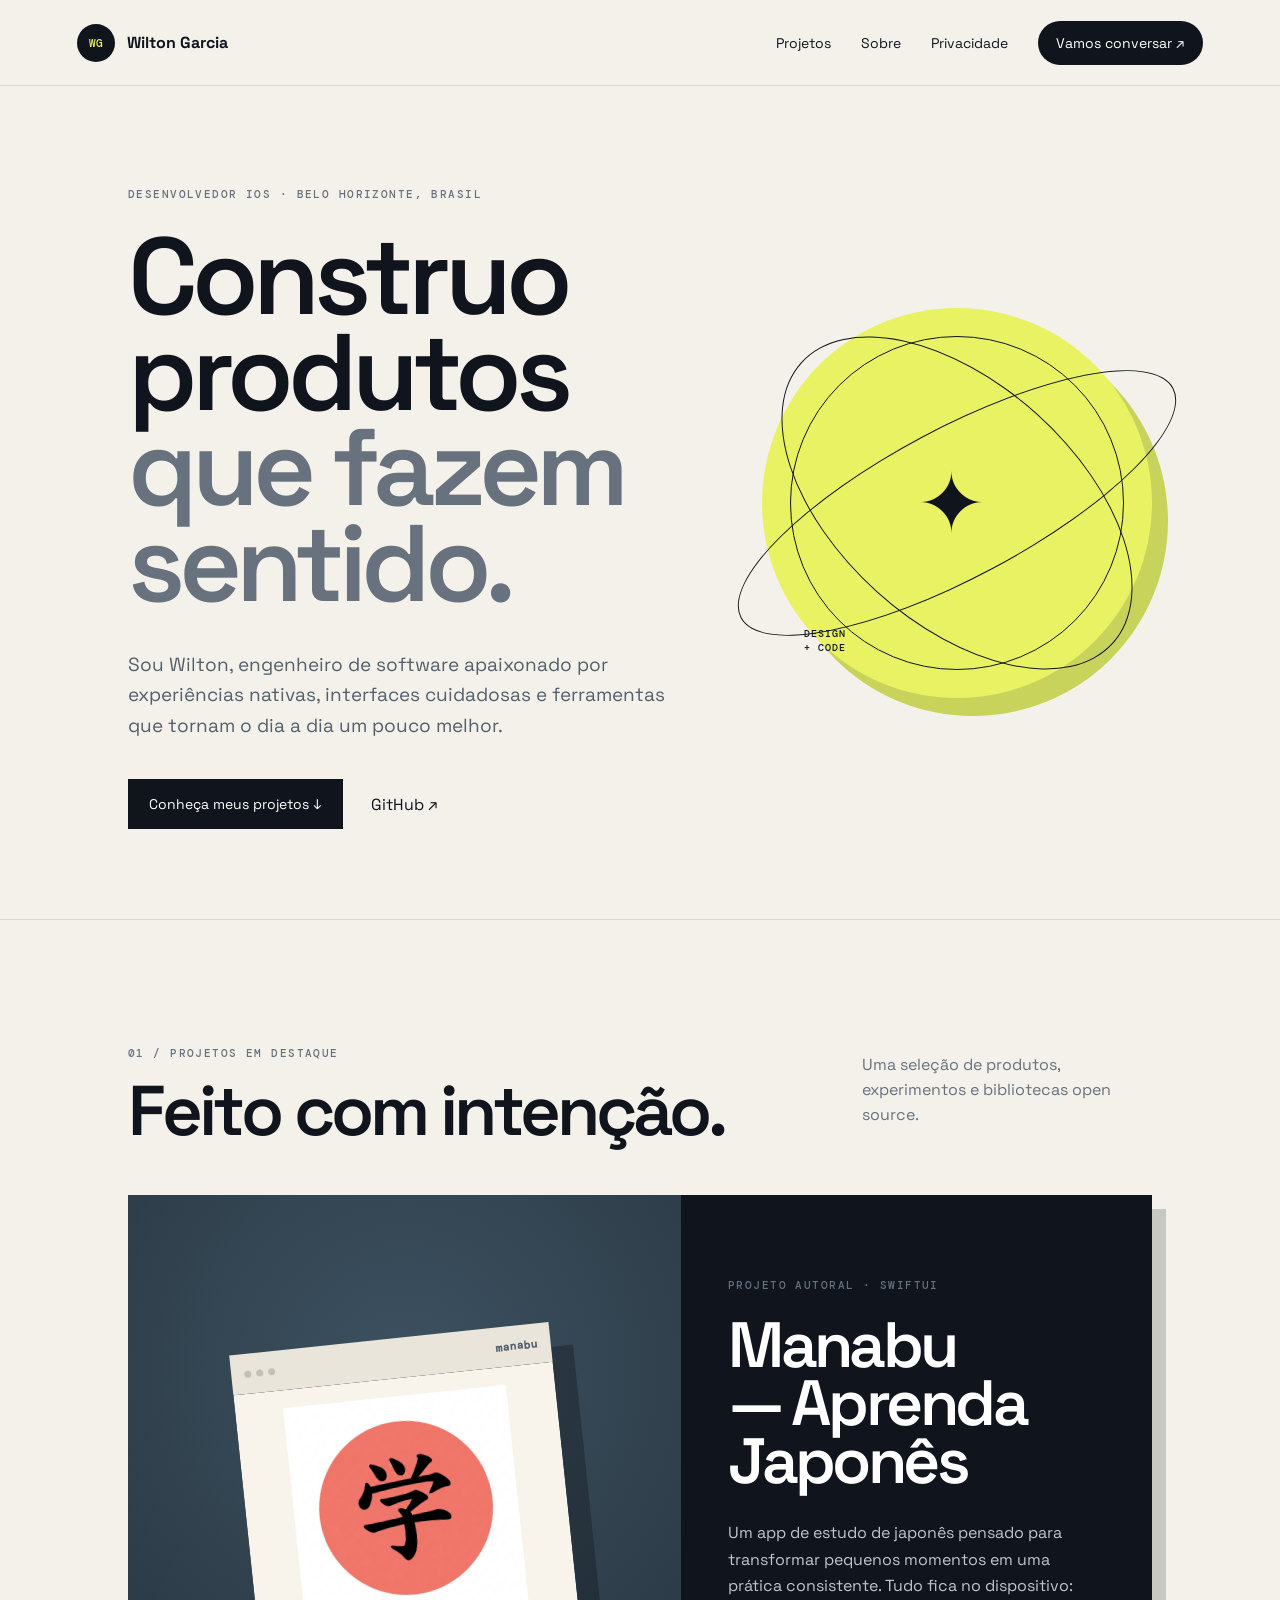
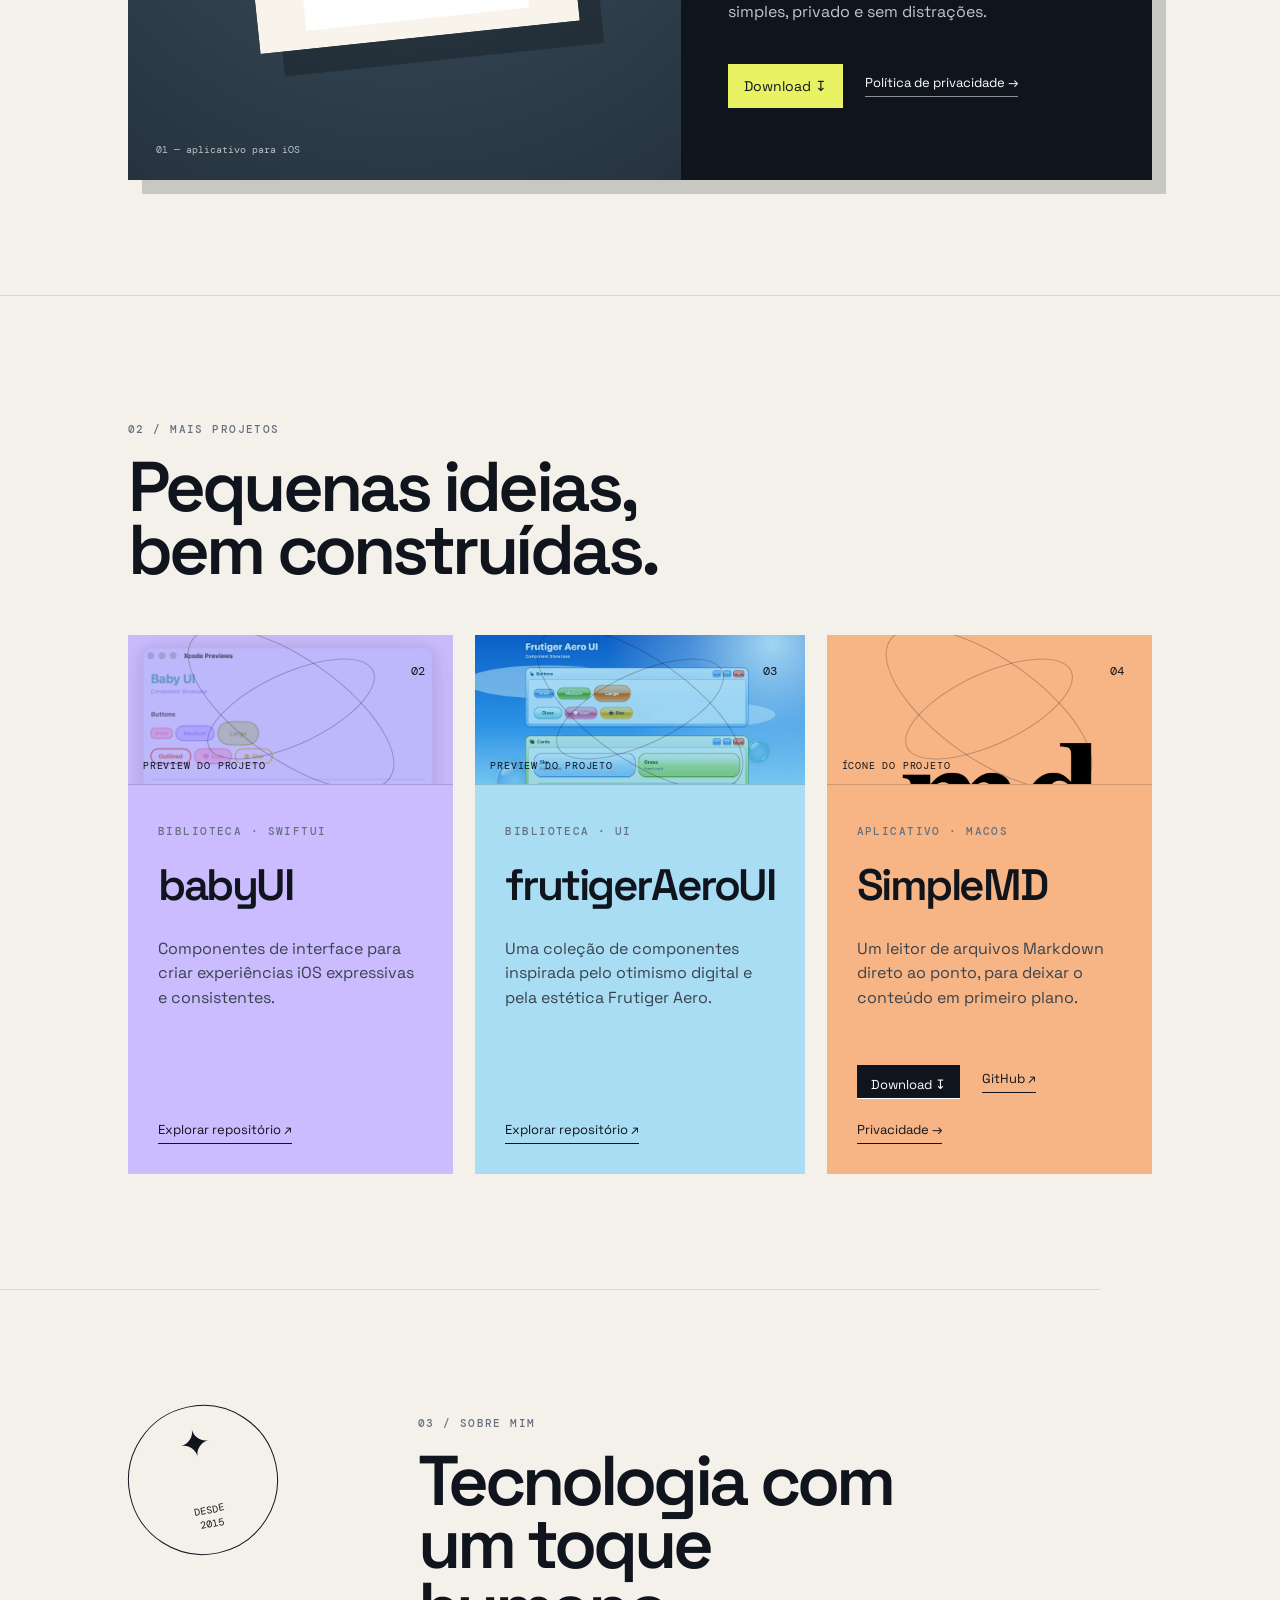
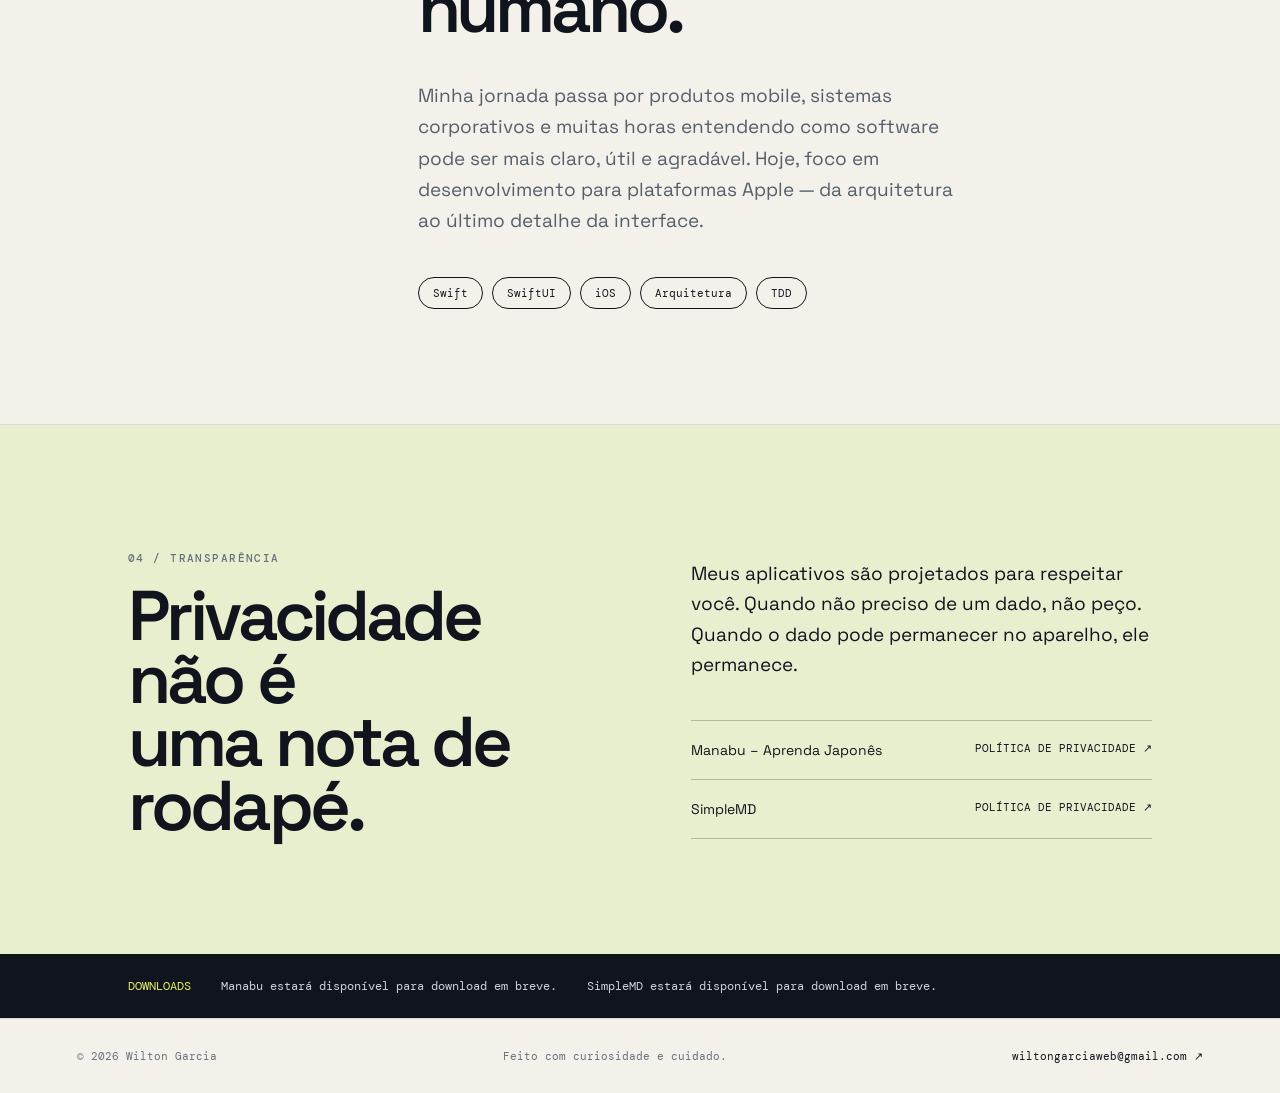
<file: index.html>
<!doctype html>
<html lang="pt-BR">
<head>
  <meta charset="utf-8">
  <meta name="viewport" content="width=device-width, initial-scale=1">
  <meta name="description" content="Portfólio de Wilton Garcia — desenvolvimento iOS, ferramentas e interfaces digitais.">
  <title>Wilton Garcia — desenvolvedor iOS</title>
  <link rel="icon" href="assets/img/favicon.ico">
  <link rel="stylesheet" href="css/styles.css">
  <style>
    .project-image{height:150px;margin:-30px -30px 28px;display:grid;place-items:center;position:relative;overflow:hidden;border-bottom:1px solid rgba(16,21,29,.18)}
    .project-image img{width:100%;height:100%;object-fit:cover;display:block;mix-blend-mode:multiply;transition:transform .35s ease}.project-card:hover .project-image img{transform:scale(1.06)}
    .project-image:before,.project-image:after{content:'';position:absolute;border:1px solid rgba(16,21,29,.25);border-radius:50%;width:180px;height:70px;transform:rotate(-25deg)}
    .project-image:after{width:240px;height:100px;transform:rotate(35deg)}
    .project-image span{font-size:58px;z-index:1}.project-image small{position:absolute;bottom:12px;left:15px;font:10px 'DM Mono';letter-spacing:.08em}
    .project-art-image{display:block;width:100%;height:260px;object-fit:cover;background:#f8f4eb}.manabu-image{object-fit:contain;padding:18px;background:#f8f4eb}
    .button-download{background:var(--ink);color:#fff;padding:11px 14px}.download-note{padding:24px 10vw;background:var(--ink);color:#cdd4d7;display:flex;gap:30px;align-items:center;flex-wrap:wrap;font:12px 'DM Mono'}.download-note span{color:var(--lime)}.download-note p{margin:0}
  </style>
</head>
<body>
  <header class="site-header">
    <a class="brand" href="#inicio"><span class="brand-mark">WG</span><span>Wilton Garcia</span></a>
    <nav>
      <a href="#projetos">Projetos</a>
      <a href="#sobre">Sobre</a>
      <a href="#privacidade">Privacidade</a>
      <a class="nav-cta" href="mailto:wiltongarciaweb@gmail.com">Vamos conversar ↗</a>
    </nav>
  </header>

  <main>
    <section class="hero" id="inicio">
      <div class="hero-copy">
        <p class="eyebrow">Desenvolvedor iOS · Belo Horizonte, Brasil</p>
        <h1>Construo produtos<br><em>que fazem sentido.</em></h1>
        <p class="hero-intro">Sou Wilton, engenheiro de software apaixonado por experiências nativas, interfaces cuidadosas e ferramentas que tornam o dia a dia um pouco melhor.</p>
        <div class="hero-actions">
          <a class="button button-dark" href="#projetos">Conheça meus projetos ↓</a>
          <a class="text-link" href="https://github.com/Wilton-Garcia" target="_blank" rel="noreferrer">GitHub ↗</a>
        </div>
      </div>
      <div class="hero-art" aria-hidden="true">
        <div class="orbit orbit-one"></div><div class="orbit orbit-two"></div>
        <div class="sun">✦</div><span class="art-label">DESIGN<br>+ CODE</span>
      </div>
    </section>

    <section class="featured section" id="projetos">
      <div class="section-heading">
        <div><p class="eyebrow">01 / Projetos em destaque</p><h2>Feito com intenção.</h2></div>
        <p class="section-note">Uma seleção de produtos, experimentos e bibliotecas open source.</p>
      </div>
      <article class="featured-card">
        <div class="featured-visual">
          <div class="app-window"><div class="app-top"><span></span><span></span><span></span><b>manabu</b></div><img class="project-art-image manabu-image" src="assets/projects/manabu.png" alt="Ícone do aplicativo Manabu — Aprenda Japonês"></div>
          <span class="visual-caption">01 — aplicativo para iOS</span>
        </div>
        <div class="featured-content">
          <p class="tag">Projeto autoral · SwiftUI</p><h3>Manabu<br>— Aprenda Japonês</h3>
          <p>Um app de estudo de japonês pensado para transformar pequenos momentos em uma prática consistente. Tudo fica no dispositivo: simples, privado e sem distrações.</p>
          <div class="card-links">
            <a class="button button-light" href="#download-manabu">Download ↧</a>
            <a class="privacy-link" href="privacy/manabu.html">Política de privacidade →</a>
          </div>
        </div>
      </article>
    </section>

    <section class="projects section">
      <div class="section-heading"><div><p class="eyebrow">02 / Mais projetos</p><h2>Pequenas ideias,<br>bem construídas.</h2></div></div>
      <div class="project-grid">
        <article class="project-card project-purple">
          <div class="project-number">02</div><div class="project-image"><img src="assets/projects/babyui.png" alt="Interface do babyUI"><small>PREVIEW DO PROJETO</small></div>
          <p class="tag">Biblioteca · SwiftUI</p><h3>babyUI</h3><p>Componentes de interface para criar experiências iOS expressivas e consistentes.</p>
          <a href="https://github.com/Wilton-Garcia/babyUI" target="_blank" rel="noreferrer">Explorar repositório ↗</a>
        </article>
        <article class="project-card project-blue">
          <div class="project-number">03</div><div class="project-image"><img src="assets/projects/frutiger-aero.png" alt="Interface do frutigerAeroUI"><small>PREVIEW DO PROJETO</small></div>
          <p class="tag">Biblioteca · UI</p><h3>frutigerAeroUI</h3><p>Uma coleção de componentes inspirada pelo otimismo digital e pela estética Frutiger Aero.</p>
          <a href="https://github.com/Wilton-Garcia/frutigerAeroUI" target="_blank" rel="noreferrer">Explorar repositório ↗</a>
        </article>
        <article class="project-card project-orange">
          <div class="project-number">04</div><div class="project-image"><img src="assets/projects/simplemd.png" alt="Ícone do SimpleMD"><small>ÍCONE DO PROJETO</small></div>
          <p class="tag">Aplicativo · macOS</p><h3>SimpleMD</h3><p>Um leitor de arquivos Markdown direto ao ponto, para deixar o conteúdo em primeiro plano.</p>
          <div class="card-links"><a class="button button-download" href="#download-simplemd">Download ↧</a><a href="https://github.com/Wilton-Garcia/SimpleMD" target="_blank" rel="noreferrer">GitHub ↗</a><a href="privacy/simplemd.html">Privacidade →</a></div>
        </article>
      </div>
    </section>

    <section class="about section" id="sobre"><div class="about-stamp">✦<br><small>DESDE<br>2015</small></div><div><p class="eyebrow">03 / Sobre mim</p><h2>Tecnologia com<br>um toque humano.</h2><p class="about-copy">Minha jornada passa por produtos mobile, sistemas corporativos e muitas horas entendendo como software pode ser mais claro, útil e agradável. Hoje, foco em desenvolvimento para plataformas Apple — da arquitetura ao último detalhe da interface.</p><div class="skills"><span>Swift</span><span>SwiftUI</span><span>iOS</span><span>Arquitetura</span><span>TDD</span></div></div></section>
    <section class="privacy-intro section" id="privacidade"><div><p class="eyebrow">04 / Transparência</p><h2>Privacidade não é<br>uma nota de rodapé.</h2></div><div><p>Meus aplicativos são projetados para respeitar você. Quando não preciso de um dado, não peço. Quando o dado pode permanecer no aparelho, ele permanece.</p><div class="privacy-links"><a href="privacy/manabu.html"><span>Manabu – Aprenda Japonês</span><b>Política de privacidade ↗</b></a><a href="privacy/simplemd.html"><span>SimpleMD</span><b>Política de privacidade ↗</b></a></div></div></section>
    <section class="download-note" id="downloads"><span>DOWNLOADS</span><p id="download-manabu">Manabu estará disponível para download em breve.</p><p id="download-simplemd">SimpleMD estará disponível para download em breve.</p></section>
  </main>
  <footer><span>© 2026 Wilton Garcia</span><span>Feito com curiosidade e cuidado.</span><a href="mailto:wiltongarciaweb@gmail.com">wiltongarciaweb@gmail.com ↗</a></footer>
</body>
</html>
</file>
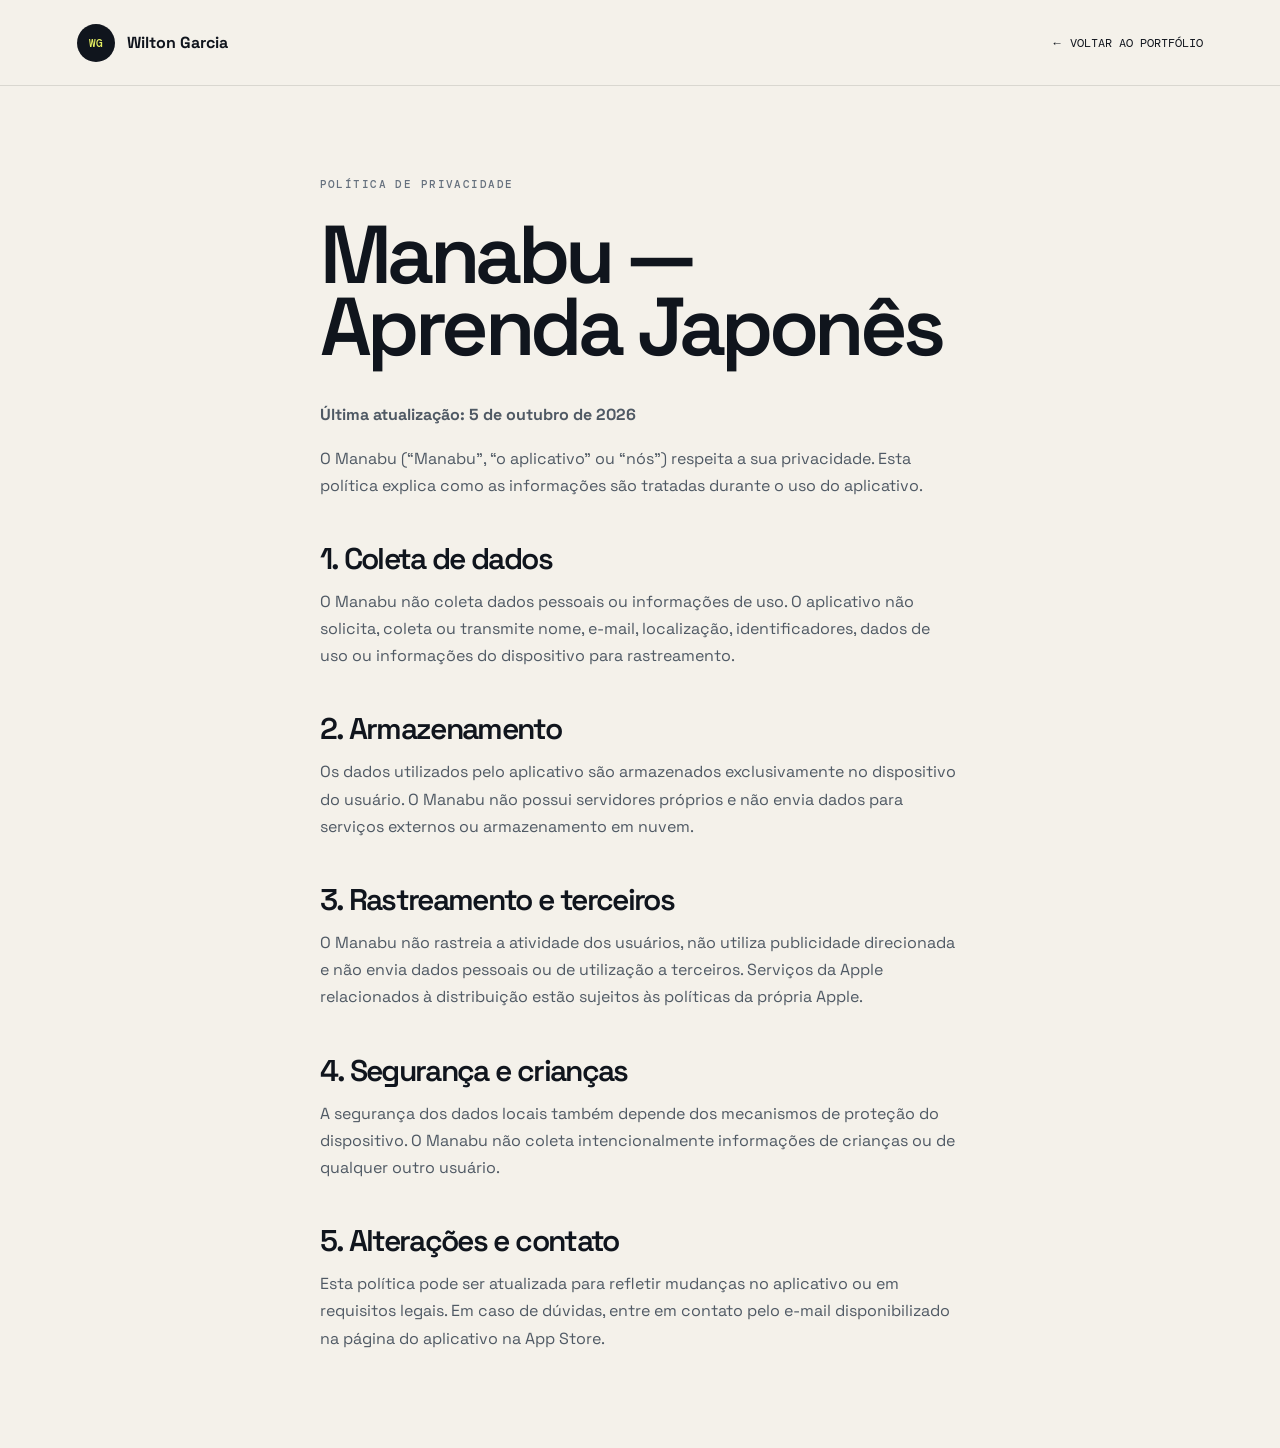
<file: privacy/manabu.html>
<!doctype html><html lang="pt-BR"><head><meta charset="utf-8"><meta name="viewport" content="width=device-width,initial-scale=1"><title>Política de Privacidade — Manabu</title><link rel="stylesheet" href="../css/styles.css"><style>main{max-width:820px;margin:auto;padding:80px 7vw}h1{font-size:clamp(48px,7vw,82px)}h2{font-size:30px;margin-top:46px}p,li{line-height:1.7;color:#4f5964}.back{font:12px 'DM Mono';text-transform:uppercase}</style></head><body><header class="site-header"><a class="brand" href="../index.html"><span class="brand-mark">WG</span><span>Wilton Garcia</span></a><a class="back" href="../index.html">← Voltar ao portfólio</a></header><main><p class="eyebrow">Política de privacidade</p><h1>Manabu —<br>Aprenda Japonês</h1><p><strong>Última atualização: 5 de outubro de 2026</strong></p><p>O Manabu (“Manabu”, “o aplicativo” ou “nós”) respeita a sua privacidade. Esta política explica como as informações são tratadas durante o uso do aplicativo.</p><h2>1. Coleta de dados</h2><p>O Manabu não coleta dados pessoais ou informações de uso. O aplicativo não solicita, coleta ou transmite nome, e-mail, localização, identificadores, dados de uso ou informações do dispositivo para rastreamento.</p><h2>2. Armazenamento</h2><p>Os dados utilizados pelo aplicativo são armazenados exclusivamente no dispositivo do usuário. O Manabu não possui servidores próprios e não envia dados para serviços externos ou armazenamento em nuvem.</p><h2>3. Rastreamento e terceiros</h2><p>O Manabu não rastreia a atividade dos usuários, não utiliza publicidade direcionada e não envia dados pessoais ou de utilização a terceiros. Serviços da Apple relacionados à distribuição estão sujeitos às políticas da própria Apple.</p><h2>4. Segurança e crianças</h2><p>A segurança dos dados locais também depende dos mecanismos de proteção do dispositivo. O Manabu não coleta intencionalmente informações de crianças ou de qualquer outro usuário.</p><h2>5. Alterações e contato</h2><p>Esta política pode ser atualizada para refletir mudanças no aplicativo ou em requisitos legais. Em caso de dúvidas, entre em contato pelo e-mail disponibilizado na página do aplicativo na App Store.</p></main></body></html>
</file>
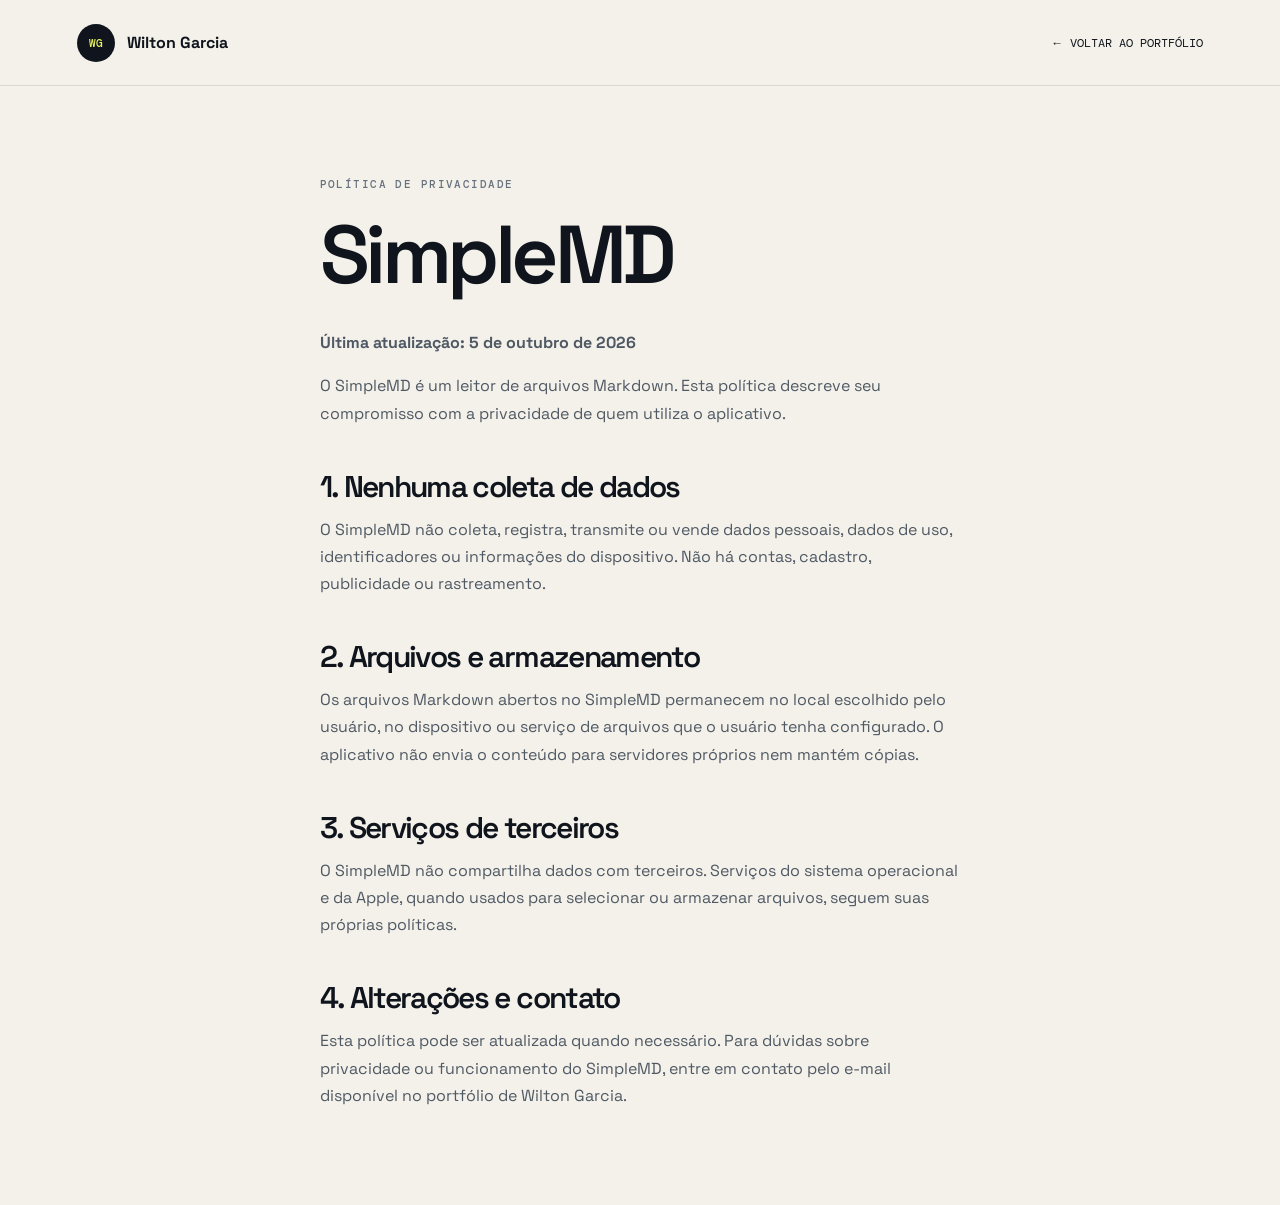
<file: privacy/simplemd.html>
<!doctype html><html lang="pt-BR"><head><meta charset="utf-8"><meta name="viewport" content="width=device-width,initial-scale=1"><title>Política de Privacidade — SimpleMD</title><link rel="stylesheet" href="../css/styles.css"><style>main{max-width:820px;margin:auto;padding:80px 7vw}h1{font-size:clamp(48px,7vw,82px)}h2{font-size:30px;margin-top:46px}p{line-height:1.7;color:#4f5964}.back{font:12px 'DM Mono';text-transform:uppercase}</style></head><body><header class="site-header"><a class="brand" href="../index.html"><span class="brand-mark">WG</span><span>Wilton Garcia</span></a><a class="back" href="../index.html">← Voltar ao portfólio</a></header><main><p class="eyebrow">Política de privacidade</p><h1>SimpleMD</h1><p><strong>Última atualização: 5 de outubro de 2026</strong></p><p>O SimpleMD é um leitor de arquivos Markdown. Esta política descreve seu compromisso com a privacidade de quem utiliza o aplicativo.</p><h2>1. Nenhuma coleta de dados</h2><p>O SimpleMD não coleta, registra, transmite ou vende dados pessoais, dados de uso, identificadores ou informações do dispositivo. Não há contas, cadastro, publicidade ou rastreamento.</p><h2>2. Arquivos e armazenamento</h2><p>Os arquivos Markdown abertos no SimpleMD permanecem no local escolhido pelo usuário, no dispositivo ou serviço de arquivos que o usuário tenha configurado. O aplicativo não envia o conteúdo para servidores próprios nem mantém cópias.</p><h2>3. Serviços de terceiros</h2><p>O SimpleMD não compartilha dados com terceiros. Serviços do sistema operacional e da Apple, quando usados para selecionar ou armazenar arquivos, seguem suas próprias políticas.</p><h2>4. Alterações e contato</h2><p>Esta política pode ser atualizada quando necessário. Para dúvidas sobre privacidade ou funcionamento do SimpleMD, entre em contato pelo e-mail disponível no portfólio de Wilton Garcia.</p></main></body></html>
</file>
<file: css/styles.css>
@import url('https://fonts.googleapis.com/css2?family=DM+Mono:wght@400;500&family=Space+Grotesk:wght@400;500;600;700&display=swap');
:root{--ink:#10151d;--muted:#66717e;--paper:#f4f1ea;--line:#d9d7d0;--lime:#e8f263;--purple:#cbbcff;--blue:#a9ddf4;--orange:#f7b484}*{box-sizing:border-box}html{scroll-behavior:smooth}body{margin:0;background:var(--paper);color:var(--ink);font-family:'Space Grotesk',sans-serif}a{color:inherit;text-decoration:none}a:hover{opacity:.72}.site-header{height:86px;padding:0 6vw;display:flex;align-items:center;justify-content:space-between;border-bottom:1px solid var(--line);background:rgba(244,241,234,.88);backdrop-filter:blur(14px);position:sticky;top:0;z-index:10}.brand{display:flex;align-items:center;gap:12px;font-weight:700}.brand-mark{display:grid;place-items:center;background:var(--ink);color:var(--lime);width:38px;height:38px;border-radius:50%;font:500 11px 'DM Mono'}.site-header nav{display:flex;gap:30px;align-items:center;font-size:14px}.nav-cta{background:var(--ink);color:white;padding:13px 18px;border-radius:99px}.eyebrow,.tag{font:500 11px 'DM Mono';letter-spacing:.13em;text-transform:uppercase;color:var(--muted)}h1,h2,h3{font-weight:600;letter-spacing:-.055em;margin-top:0}h1{font-size:clamp(56px,8.5vw,122px);line-height:.88;margin:28px 0 38px}h1 em{font-style:normal;color:#67727e}h2{font-size:clamp(46px,5.5vw,78px);line-height:.9;margin:20px 0 0}.hero{min-height:700px;padding:90px 10vw;display:flex;align-items:center;justify-content:space-between;gap:60px;overflow:hidden}.hero-copy{max-width:720px}.hero-intro{max-width:540px;color:#53606c;font-size:19px;line-height:1.6}.hero-actions{display:flex;gap:28px;align-items:center;margin-top:38px}.button{display:inline-flex;padding:16px 21px;gap:18px;font-size:14px;transition:transform .2s}.button:hover{opacity:1;transform:translateY(-3px)}.button-dark{background:var(--ink);color:#fff}.hero-art{width:390px;height:390px;flex:none;position:relative;border-radius:50%;background:var(--lime);box-shadow:16px 18px 0 #c8d35c;animation:float 7s ease-in-out infinite}.hero-art:before{content:'';position:absolute;inset:28px;border:1px solid var(--ink);border-radius:50%}.orbit{position:absolute;border:1px solid var(--ink);border-radius:50%}.orbit-one{width:490px;height:150px;top:120px;left:-50px;transform:rotate(-28deg)}.orbit-two{width:420px;height:240px;top:75px;left:-15px;transform:rotate(42deg)}.sun{position:absolute;top:143px;left:155px;font-size:82px}.art-label{position:absolute;bottom:43px;left:42px;font:500 10px/1.4 'DM Mono';letter-spacing:.1em}@keyframes float{50%{transform:translateY(-10px) rotate(1deg)}}.section{padding:115px 10vw;border-top:1px solid var(--line)}.section-heading{display:flex;align-items:end;justify-content:space-between;margin-bottom:52px}.section-note{max-width:290px;color:var(--muted);line-height:1.55}.featured-card{display:grid;grid-template-columns:1.08fr .92fr;min-height:520px;background:var(--ink);color:white;box-shadow:14px 14px 0 #c7c8c1}.featured-visual{position:relative;display:grid;place-items:center;overflow:hidden;background:radial-gradient(circle at 50% 30%,#3d5160,#26333f)}.app-window{width:58%;max-width:330px;transform:rotate(-6deg);box-shadow:22px 25px 0 rgba(0,0,0,.25);transition:transform .5s}.featured-card:hover .app-window{transform:rotate(-2deg) translateY(-8px)}.app-top{background:#e9e5da;color:#53606b;padding:13px;font:11px 'DM Mono';display:flex;gap:5px;align-items:center}.app-top span{width:7px;height:7px;border-radius:50%;background:#c5c0b5}.app-top b{margin-left:auto}.app-body{height:260px;padding:25px;background:#f8f4eb;color:#1b2c34}.jp-card{font-size:55px;font-weight:600;color:#496b7f}.jp-card small{display:block;margin-top:14px;font:12px 'DM Mono';color:#6a7981}.progress{height:6px;background:#d6d6c9;margin:36px 0 22px}.progress i{display:block;width:65%;height:100%;background:var(--lime)}.app-lines span{display:block;width:80%;height:10px;margin:10px 0;background:#d8ddd8}.app-lines span:nth-child(2){width:55%}.app-lines span:nth-child(3){width:70%}.visual-caption{position:absolute;bottom:24px;left:28px;color:#b7c3c6;font:10px 'DM Mono'}.featured-content{padding:72px 10%}.featured-content h3{font-size:clamp(46px,5vw,74px);line-height:.9;margin:25px 0 30px}.featured-content>p:not(.tag){max-width:430px;color:#c0c6cb;line-height:1.65}.card-links{display:flex;align-items:center;gap:22px;flex-wrap:wrap;margin-top:38px}.button-light{background:var(--lime);color:var(--ink);padding:13px 16px}.privacy-link{font-size:13px;border-bottom:1px solid #89919a;padding-bottom:5px}.project-grid{display:grid;grid-template-columns:repeat(3,1fr);gap:22px}.project-card{min-height:430px;padding:30px;display:flex;flex-direction:column;position:relative;transition:transform .25s,box-shadow .25s}.project-card:hover{transform:translateY(-8px);box-shadow:10px 10px 0 rgba(16,21,29,.15)}.project-purple{background:var(--purple)}.project-blue{background:var(--blue)}.project-orange{background:var(--orange)}.project-number{position:absolute;right:28px;top:28px;font:12px 'DM Mono'}.project-icon{font-size:64px;margin:55px 0 25px}.project-card h3{font-size:44px;margin:8px 0}.project-card>p:not(.tag){line-height:1.55;color:#39434e;max-width:300px}.project-card a{margin-top:auto;font-size:13px;border-bottom:1px solid currentColor;padding-bottom:5px;width:max-content}.project-card .card-links a{margin-top:0}.about{display:grid;grid-template-columns:200px 1fr;gap:7vw;max-width:1100px}.about-stamp{width:150px;height:150px;border:1px solid var(--ink);border-radius:50%;display:grid;place-items:center;text-align:center;font-size:38px;line-height:.8;transform:rotate(-12deg)}.about-stamp small{font:10px/1.4 'DM Mono'}.about-copy{max-width:650px;margin:40px 0;font-size:19px;line-height:1.65;color:#53606c}.skills{display:flex;gap:9px;flex-wrap:wrap}.skills span{border:1px solid var(--ink);border-radius:99px;padding:8px 14px;font:11px 'DM Mono'}.privacy-intro{display:grid;grid-template-columns:1fr 1fr;gap:8vw;background:#e8efcf}.privacy-intro>div>p:not(.eyebrow){max-width:490px;font-size:19px;line-height:1.6}.privacy-links{margin-top:40px;border-top:1px solid #b3bca2}.privacy-links a{display:flex;justify-content:space-between;gap:15px;padding:20px 0;border-bottom:1px solid #b3bca2;font-size:14px}.privacy-links b{font:11px 'DM Mono';text-transform:uppercase}footer{display:flex;justify-content:space-between;padding:30px 6vw;border-top:1px solid var(--line);color:var(--muted);font:11px 'DM Mono'}footer a{color:var(--ink)}@media(max-width:800px){.site-header{height:74px;padding:0 6vw}.site-header nav a:not(.nav-cta){display:none}.hero{display:block;padding:80px 8vw}.hero-art{width:270px;height:270px;margin:75px auto 0;box-shadow:10px 12px 0 #c8d35c}.orbit-one{width:340px;height:110px;top:78px;left:-35px}.orbit-two{width:300px;height:170px;top:50px;left:-15px}.sun{font-size:58px;top:98px;left:105px}.section{padding:80px 8vw}.section-heading{display:block}.section-note{margin-top:24px}.featured-card,.privacy-intro{grid-template-columns:1fr}.featured-visual{min-height:380px}.featured-content{padding:48px 9%}.project-grid{grid-template-columns:1fr}.project-card{min-height:350px}.about{grid-template-columns:1fr}.about-stamp{margin-bottom:15px}footer{display:block;line-height:2.2}footer span,footer a{display:block}}
</file>
